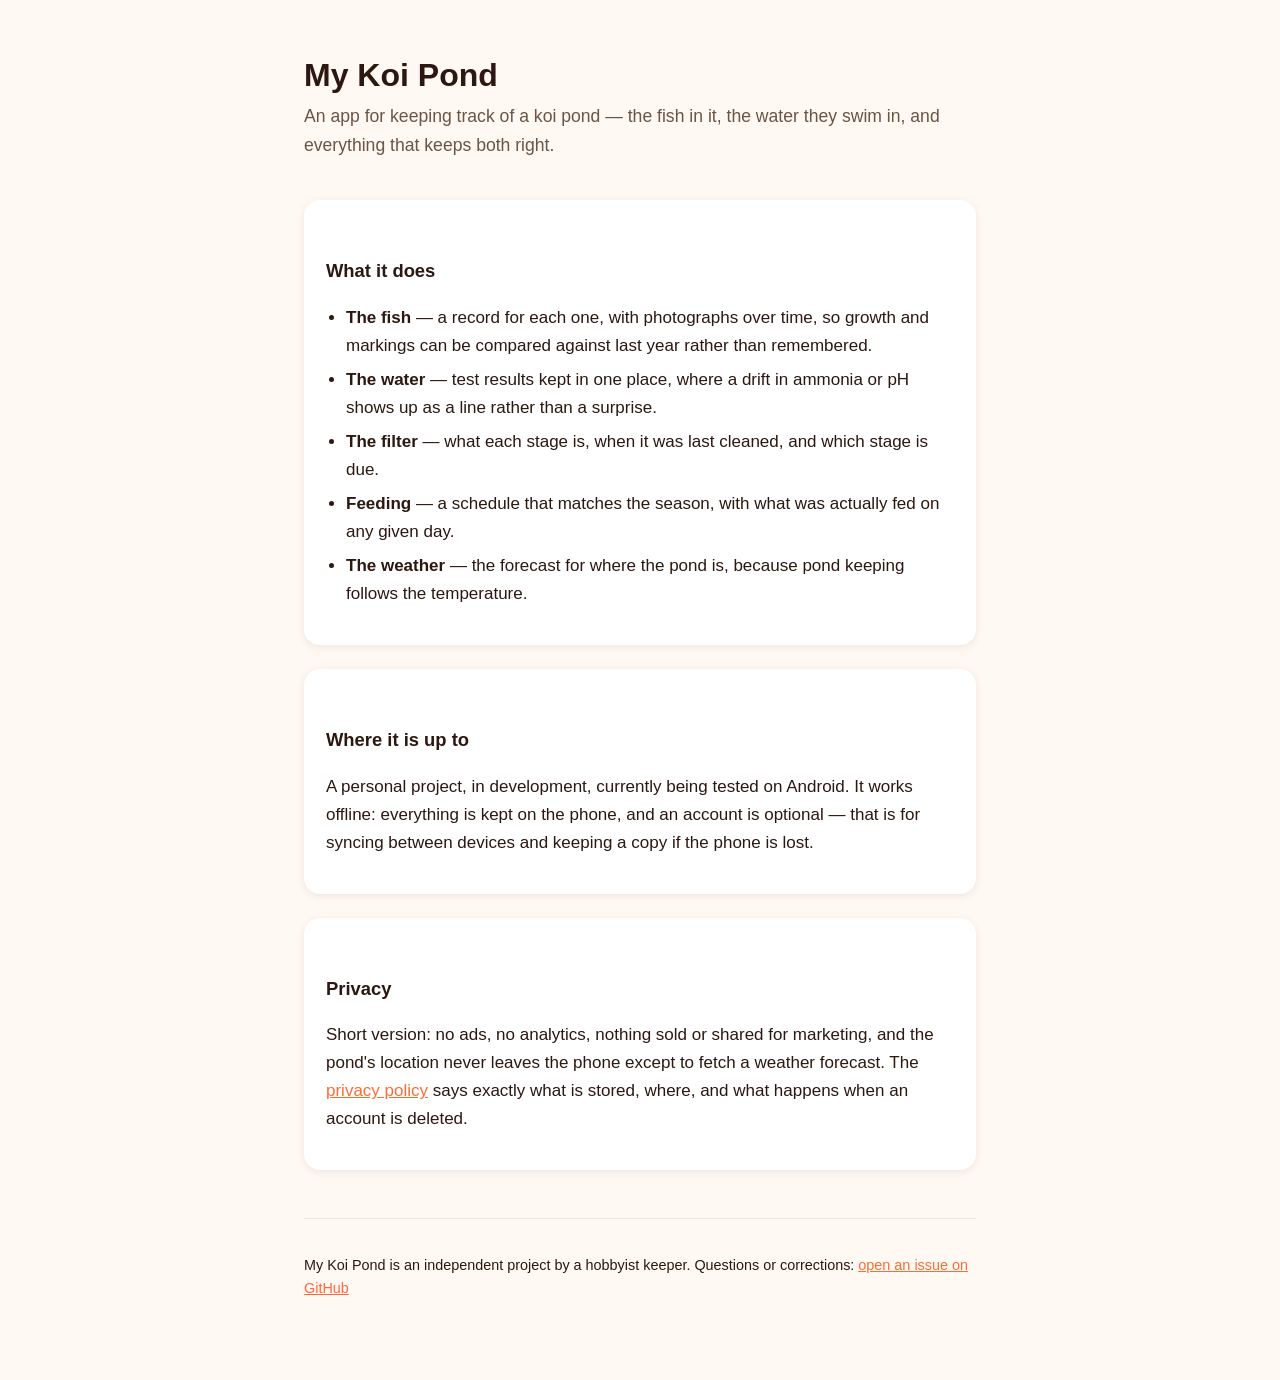
<file: index.html>
<!DOCTYPE html>
<html lang="en">
<head>
<meta charset="utf-8">
<meta name="viewport" content="width=device-width, initial-scale=1">
<title>My Koi Pond</title>
<meta name="description" content="An Android app for keeping track of a koi pond: the fish, the water, the filter and the feeding.">
<link rel="stylesheet" href="style.css">
</head>
<body>

<header>
  <h1>My Koi Pond</h1>
  <p class="lead">An app for keeping track of a koi pond — the fish in it, the water they swim in, and everything that keeps both right.</p>
</header>

<main>
  <div class="card">
    <h2>What it does</h2>
    <ul>
      <li><strong>The fish</strong> — a record for each one, with photographs over time, so growth and markings can be compared against last year rather than remembered.</li>
      <li><strong>The water</strong> — test results kept in one place, where a drift in ammonia or pH shows up as a line rather than a surprise.</li>
      <li><strong>The filter</strong> — what each stage is, when it was last cleaned, and which stage is due.</li>
      <li><strong>Feeding</strong> — a schedule that matches the season, with what was actually fed on any given day.</li>
      <li><strong>The weather</strong> — the forecast for where the pond is, because pond keeping follows the temperature.</li>
    </ul>
  </div>

  <div class="card">
    <h2>Where it is up to</h2>
    <p>A personal project, in development, currently being tested on Android. It works offline: everything is kept on the phone, and an account is optional — that is for syncing between devices and keeping a copy if the phone is lost.</p>
  </div>

  <div class="card">
    <h2>Privacy</h2>
    <p>Short version: no ads, no analytics, nothing sold or shared for marketing, and the pond's location never leaves the phone except to fetch a weather forecast. The <a href="privacy.html">privacy policy</a> says exactly what is stored, where, and what happens when an account is deleted.</p>
  </div>
</main>

<footer>
  <p>My Koi Pond is an independent project by a hobbyist keeper. Questions or corrections: <a href="https://github.com/TeckyWilson95/my-koi-pond/issues">open an issue on GitHub</a></p>
</footer>

</body>
</html>
</file>
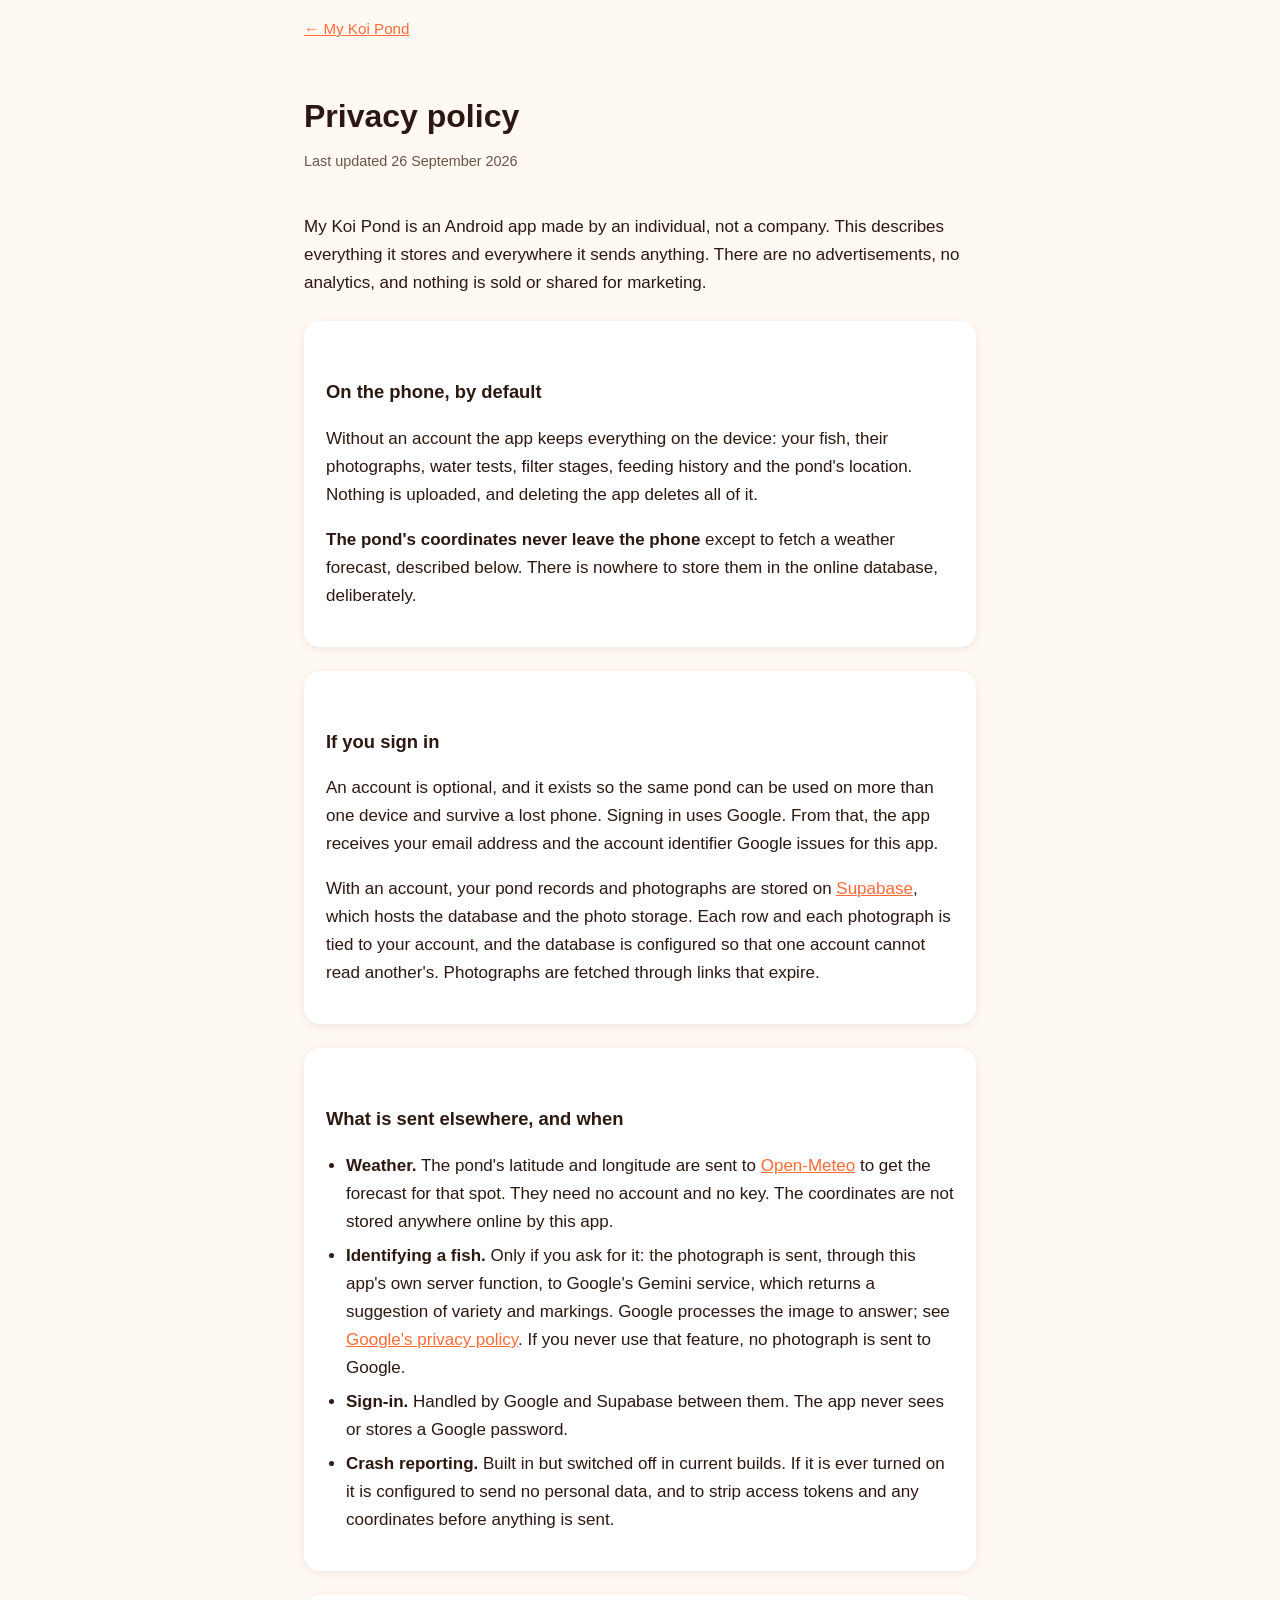
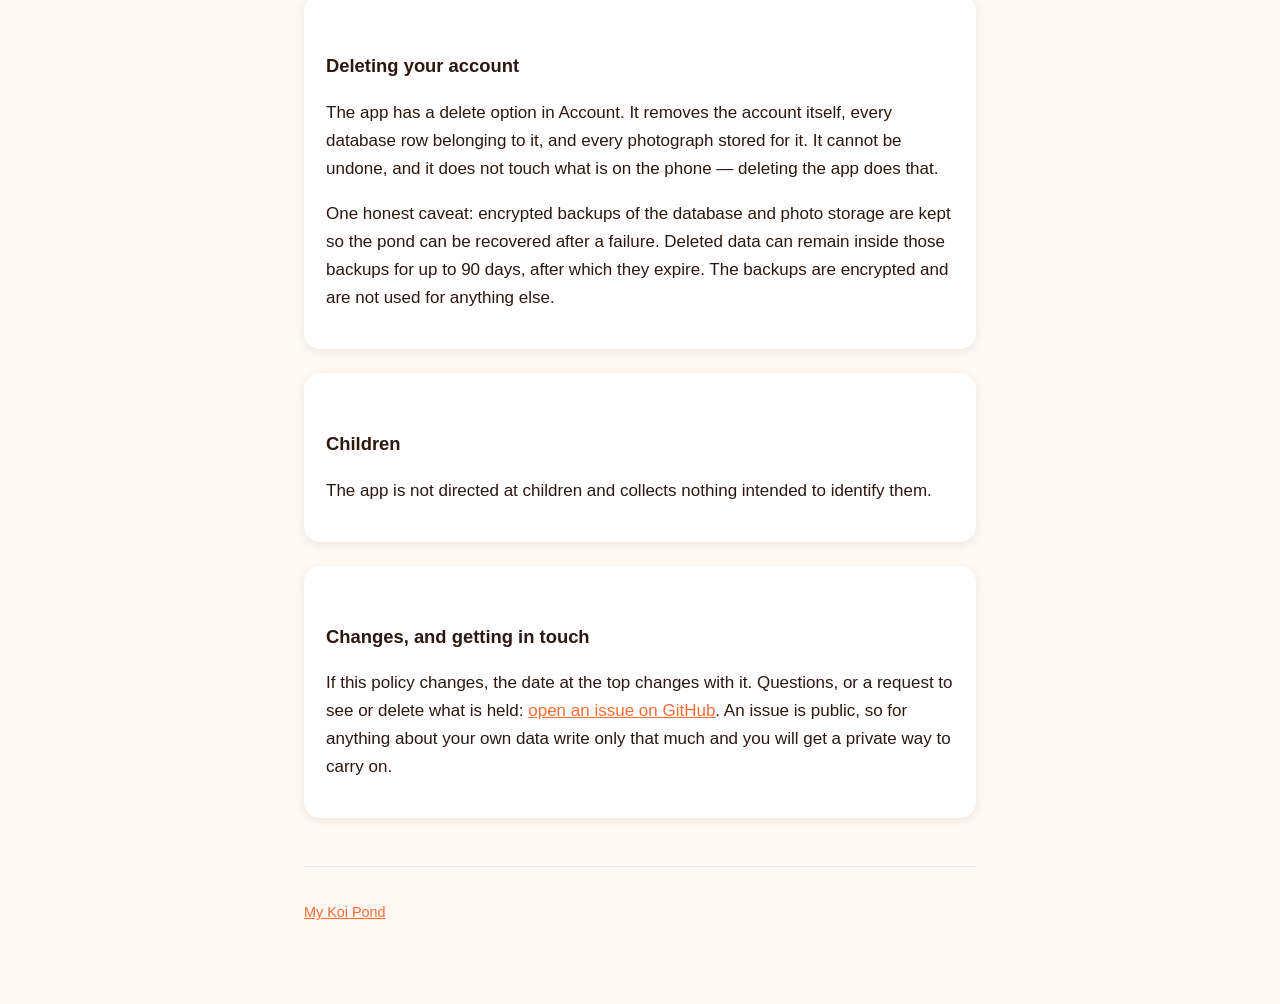
<file: privacy.html>
<!DOCTYPE html>
<html lang="en">
<head>
<meta charset="utf-8">
<meta name="viewport" content="width=device-width, initial-scale=1">
<title>Privacy policy — My Koi Pond</title>
<meta name="description" content="What the My Koi Pond app stores, where it goes, and what happens when an account is deleted.">
<link rel="stylesheet" href="style.css">
</head>
<body>

<nav><a href="index.html">← My Koi Pond</a></nav>

<header>
  <h1>Privacy policy</h1>
  <p class="meta">Last updated 26 September 2026</p>
</header>

<main>
  <p>My Koi Pond is an Android app made by an individual, not a company. This describes everything it stores and everywhere it sends anything. There are no advertisements, no analytics, and nothing is sold or shared for marketing.</p>

  <div class="card">
    <h2>On the phone, by default</h2>
    <p>Without an account the app keeps everything on the device: your fish, their photographs, water tests, filter stages, feeding history and the pond's location. Nothing is uploaded, and deleting the app deletes all of it.</p>
    <p><strong>The pond's coordinates never leave the phone</strong> except to fetch a weather forecast, described below. There is nowhere to store them in the online database, deliberately.</p>
  </div>

  <div class="card">
    <h2>If you sign in</h2>
    <p>An account is optional, and it exists so the same pond can be used on more than one device and survive a lost phone. Signing in uses Google. From that, the app receives your email address and the account identifier Google issues for this app.</p>
    <p>With an account, your pond records and photographs are stored on <a href="https://supabase.com/privacy">Supabase</a>, which hosts the database and the photo storage. Each row and each photograph is tied to your account, and the database is configured so that one account cannot read another's. Photographs are fetched through links that expire.</p>
  </div>

  <div class="card">
    <h2>What is sent elsewhere, and when</h2>
    <ul>
      <li><strong>Weather.</strong> The pond's latitude and longitude are sent to <a href="https://open-meteo.com/en/terms">Open-Meteo</a> to get the forecast for that spot. They need no account and no key. The coordinates are not stored anywhere online by this app.</li>
      <li><strong>Identifying a fish.</strong> Only if you ask for it: the photograph is sent, through this app's own server function, to Google's Gemini service, which returns a suggestion of variety and markings. Google processes the image to answer; see <a href="https://policies.google.com/privacy">Google's privacy policy</a>. If you never use that feature, no photograph is sent to Google.</li>
      <li><strong>Sign-in.</strong> Handled by Google and Supabase between them. The app never sees or stores a Google password.</li>
      <li><strong>Crash reporting.</strong> Built in but switched off in current builds. If it is ever turned on it is configured to send no personal data, and to strip access tokens and any coordinates before anything is sent.</li>
    </ul>
  </div>

  <div class="card">
    <h2>Deleting your account</h2>
    <p>The app has a delete option in Account. It removes the account itself, every database row belonging to it, and every photograph stored for it. It cannot be undone, and it does not touch what is on the phone — deleting the app does that.</p>
    <p>One honest caveat: encrypted backups of the database and photo storage are kept so the pond can be recovered after a failure. Deleted data can remain inside those backups for up to 90 days, after which they expire. The backups are encrypted and are not used for anything else.</p>
  </div>

  <div class="card">
    <h2>Children</h2>
    <p>The app is not directed at children and collects nothing intended to identify them.</p>
  </div>

  <div class="card">
    <h2>Changes, and getting in touch</h2>
    <p>If this policy changes, the date at the top changes with it. Questions, or a request to see or delete what is held: <a href="https://github.com/TeckyWilson95/my-koi-pond/issues">open an issue on GitHub</a>. An issue is public, so for anything about your own data write only that much and you will get a private way to carry on.</p>
  </div>
</main>

<footer>
  <p><a href="index.html">My Koi Pond</a></p>
</footer>

</body>
</html>
</file>
<file: style.css>
/* One stylesheet for both pages. No fonts, frameworks or trackers to load:
   the site exists to be read, and to be somewhere Google can point at. */

:root {
  --ink: #2c1810;
  --ink-soft: #6b5545;
  --paper: #fff8f3;
  --card: #ffffff;
  --accent: #ff6b35;
  --edge: rgba(44, 24, 16, 0.08);
}

@media (prefers-color-scheme: dark) {
  :root {
    --ink: #f5ece5;
    --ink-soft: #b9a79a;
    --paper: #231510;
    --card: #2f1f18;
    --accent: #ff8a5c;
    --edge: rgba(0, 0, 0, 0.4);
  }
}

* { box-sizing: border-box; }

body {
  margin: 0;
  padding: 0 16px 64px;
  background: var(--paper);
  color: var(--ink);
  font: 17px/1.65 -apple-system, BlinkMacSystemFont, "Segoe UI", Roboto, Helvetica, Arial, sans-serif;
}

main { max-width: 42rem; margin: 0 auto; }

header {
  max-width: 42rem;
  margin: 0 auto;
  padding: 56px 0 8px;
}

h1 {
  font-size: 2rem;
  line-height: 1.2;
  margin: 0 0 8px;
}

h2 {
  font-size: 1.15rem;
  margin: 36px 0 8px;
}

p, li { color: var(--ink); }

.lead {
  font-size: 1.1rem;
  color: var(--ink-soft);
  margin: 0 0 8px;
}

.card {
  background: var(--card);
  border-radius: 16px;
  padding: 20px 22px;
  margin: 24px 0;
  box-shadow: 0 2px 10px var(--edge);
}

ul { padding-left: 20px; }
li { margin: 6px 0; }

a { color: var(--accent); }

.meta {
  color: var(--ink-soft);
  font-size: 0.9rem;
}

nav {
  max-width: 42rem;
  margin: 0 auto;
  padding: 16px 0 0;
  font-size: 0.95rem;
}

footer {
  max-width: 42rem;
  margin: 48px auto 0;
  padding-top: 20px;
  border-top: 1px solid var(--edge);
  color: var(--ink-soft);
  font-size: 0.9rem;
}
</file>
